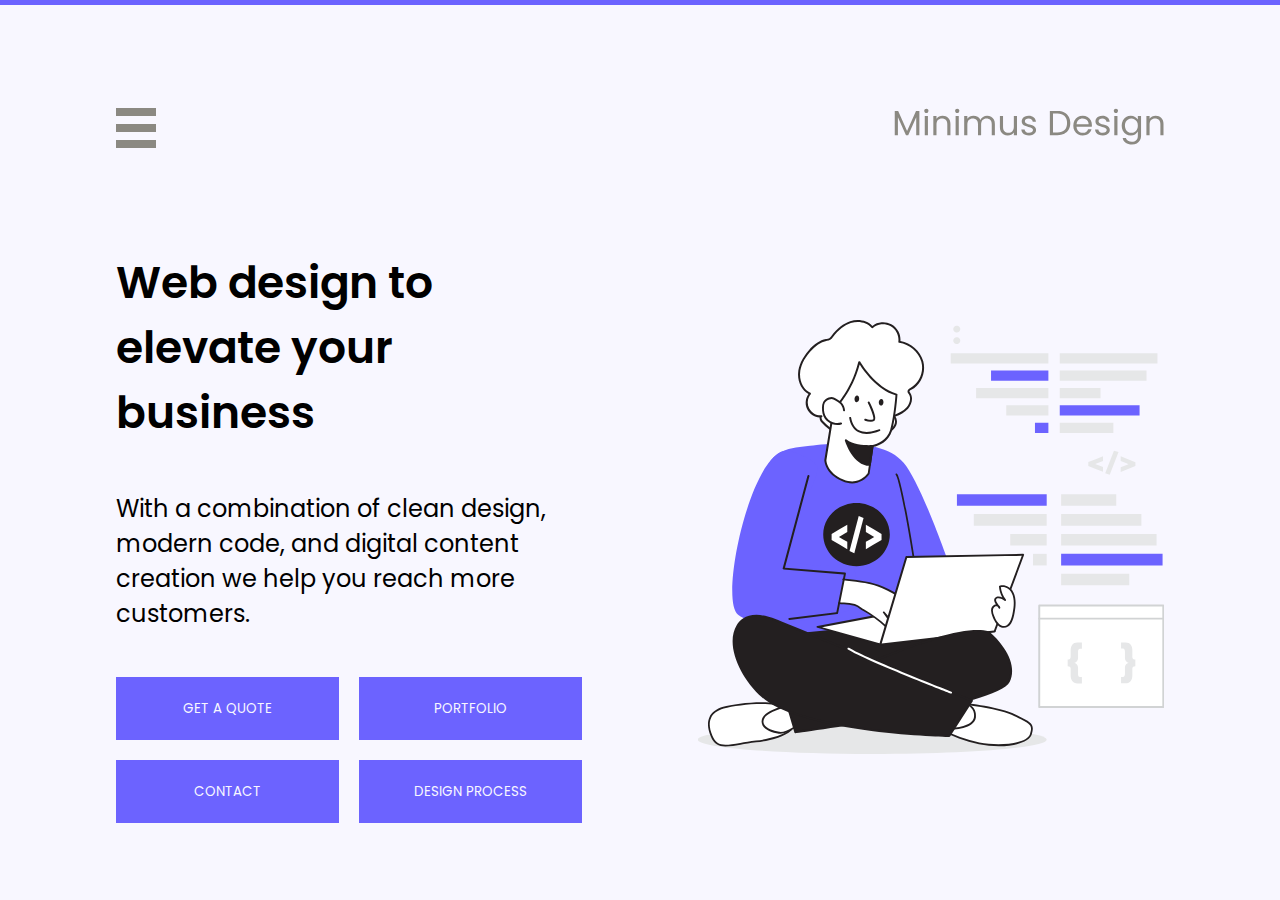
<file: index.html>
<!DOCTYPE html>
<html lang="en">
<head>
    <meta charset="UTF-8">
    <meta name="viewport" content="width=device-width, initial-scale=1.0">
    <title>Minimus Design</title>
    <script src="scripts.js"></script>
    <link rel="stylesheet" href="Styles/Universal.css">
    <link rel="stylesheet" href="Styles/Desktop.css" id="swap-style">
        <link rel="apple-touch-icon" sizes="180x180" href="Images/Favicon/apple-touch-icon.png">
        <link rel="icon" type="image/png" sizes="32x32" href="Images/Favicon/favicon-32x32.png">
        <link rel="icon" type="image/png" sizes="16x16" href="Images/Favicon/favicon-16x16.png">
        <link rel="manifest" href="Images/Favicon/site.webmanifest">
</head>
<body class="top-border" onload="swapStyle()">
    <header>
        <nav onclick="showMenu()" class="pointer"></nav>
        <div class="logo pointer" onclick="window.location.href='index.html'"></div> 
    </header>
    <div id="menu-dropdown">
        <div id="close" class="contain no-repeat" onclick="showMenu()"></div>
        <li><a href="index.html" class="accent-link">Home</a></li>
        <li><a href="quote.html" class="accent-link">Get a Quote</a></li>
        <li><a href="portfolio.html" class="accent-link">Portfolio</a></li>
        <li><a href="contact.html" class="accent-link">Contact</a></li>
        <li><a href="design.html" class="accent-link">Design Process</a></li>
    </div>
    <main class="two-col">
        <div class="title left">
            <h1>Web design to elevate your business</h1>
        </div>
        <div id="home-image" class="image-container right contain no-repeat"></div>
        <div class="el-1">
            <h2>With a combination of clean design, modern code, and digital content creation we
               help you reach more customers.
            </h2>
        </div>
        <div class="el-2 button-container left">
            <button onclick="window.location.href='quote.html'" class="unselectable pointer">GET A QUOTE</button>
            <button onclick="window.location.href='portfolio.html'" class="unselectable pointer">PORTFOLIO</button>
            <button onclick="window.location.href='contact.html'" class="unselectable pointer">CONTACT</button>
            <button onclick="window.location.href='design.html'" class="unselectable pointer">DESIGN PROCESS</button>
        </div>
    </main>
</body>
</html>
</file>
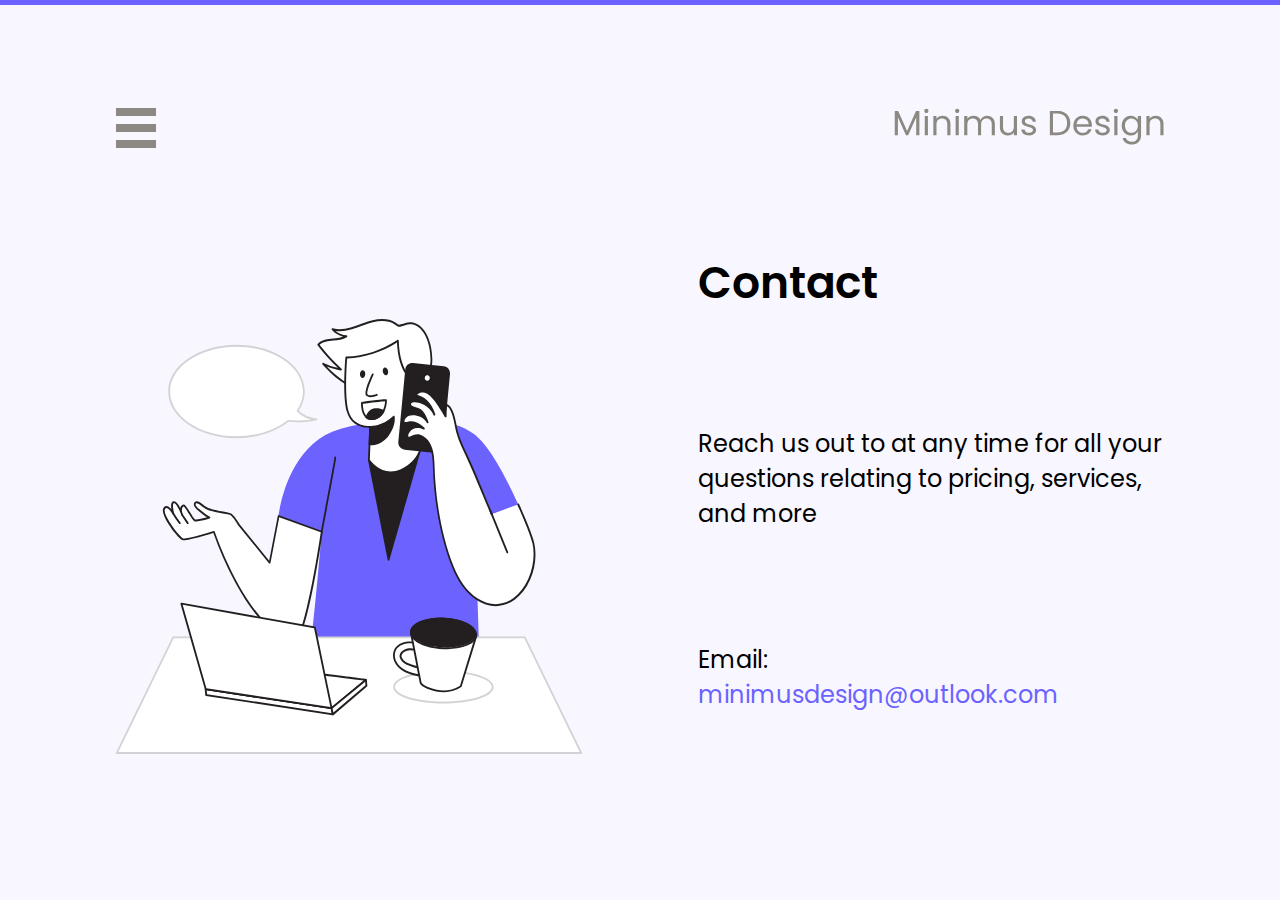
<file: contact.html>
<!DOCTYPE html>
<html lang="en">
<head>
    <meta charset="UTF-8">
    <meta name="viewport" content="width=device-width, initial-scale=1.0">
    <title>Minimus Design</title>
    <script src="scripts.js"></script>
    <link rel="stylesheet" href="Styles/Universal.css">
    <link rel="stylesheet" href="Styles/Desktop.css" id="swap-style">
        <link rel="apple-touch-icon" sizes="180x180" href="Images/Favicon/apple-touch-icon.png">
        <link rel="icon" type="image/png" sizes="32x32" href="Images/Favicon/favicon-32x32.png">
        <link rel="icon" type="image/png" sizes="16x16" href="Images/Favicon/favicon-16x16.png">
        <link rel="manifest" href="Images/Favicon/site.webmanifest">
</head>
<body class="top-border" onload="swapStyle()">
    <header>
        <nav onclick="showMenu()" class="pointer"></nav>
        <div class="logo pointer" onclick="window.location.href='index.html'"></div>
    </header>
    <div id="menu-dropdown">
        <div id="close" class="contain no-repeat" onclick="showMenu()"></div>
        <li><a href="index.html" class="accent-link">Home</a></li>
        <li><a href="quote.html" class="accent-link">Get a Quote</a></li>
        <li><a href="portfolio.html" class="accent-link">Portfolio</a></li>
        <li><a href="contact.html" class="accent-link">Contact</a></li>
        <li><a href="design.html" class="accent-link">Design Process</a></li>
    </div>
    <main class="two-col">
        <div class="title">
            <h1>Contact</h1>
        </div>
        <div id="contact-image" class="image-container contain no-repeat"></div>
        <div class="el-1">
            <h2>Reach us out to at any time for all your questions relating to pricing,
               services, and more
            </h2>
        </div>
        <div class="el-2">
            <h2>Email:</h2>
            <h2><a href="mailto:minimusdesign@outlook.com" class="accent-link">minimusdesign@outlook.com</a></h2
        </div>
    </main>
</body>
</html>
</file>
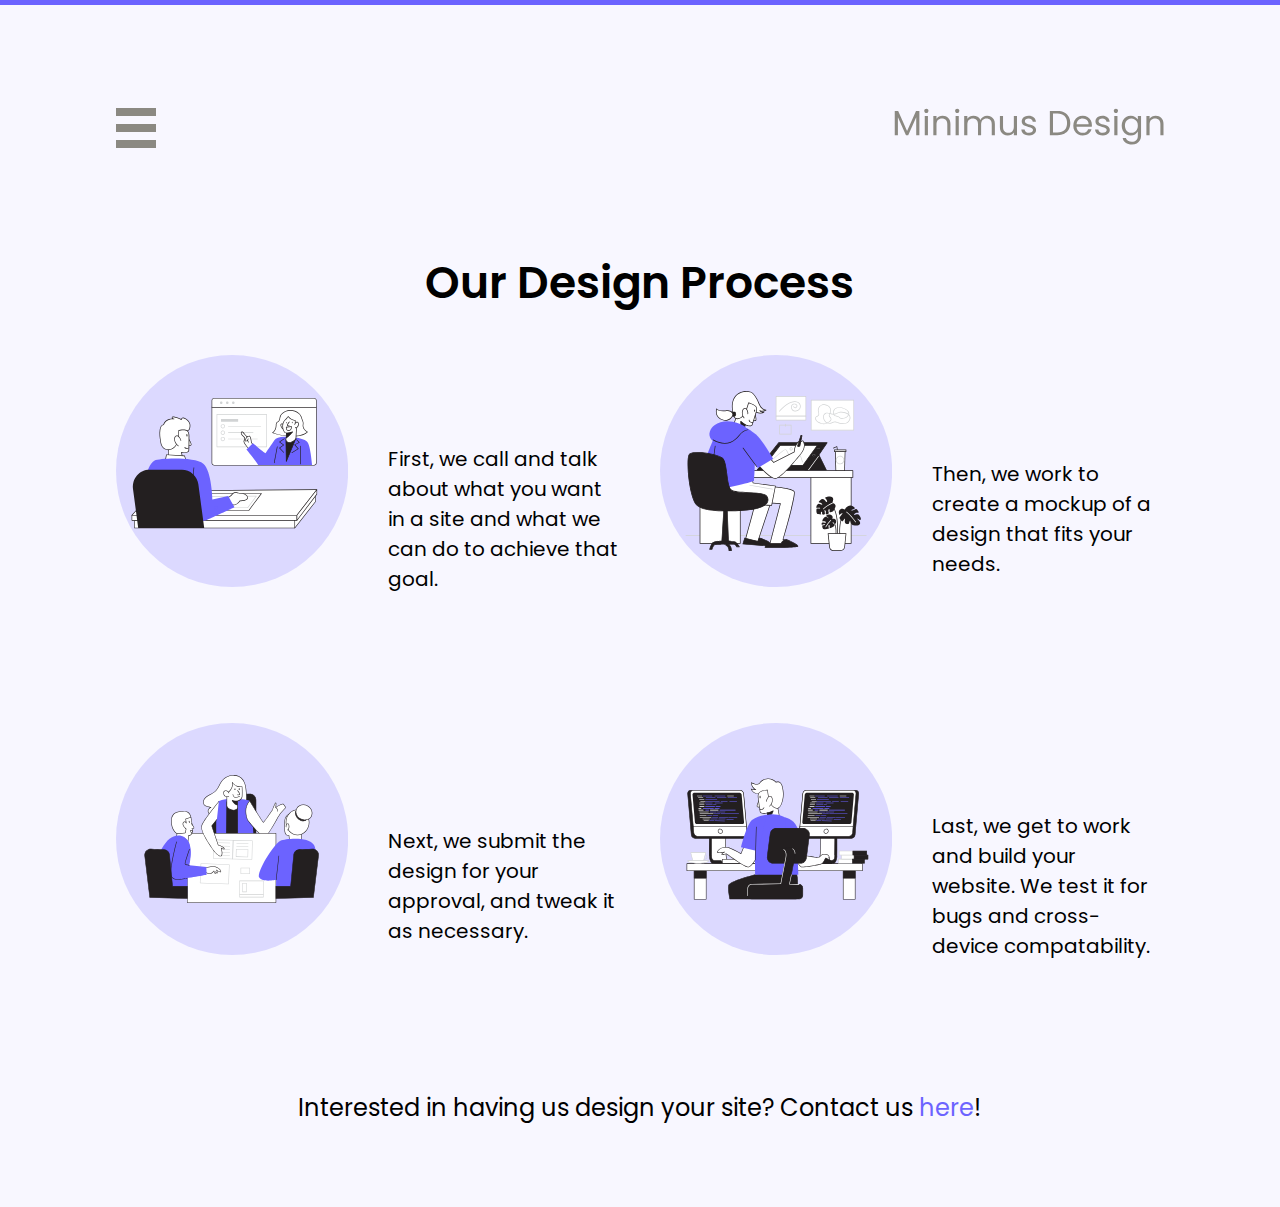
<file: design.html>
<!DOCTYPE html>
<html lang="en">
<head>
    <meta charset="UTF-8">
    <meta name="viewport" content="width=device-width, initial-scale=1.0">
    <title>Minimus Design</title>
    <script src="scripts.js"></script>
    <link rel="stylesheet" href="Styles/Universal.css">
    <link rel="stylesheet" href="Styles/Desktop.css" id="swap-style">
        <link rel="apple-touch-icon" sizes="180x180" href="Images/Favicon/apple-touch-icon.png">
        <link rel="icon" type="image/png" sizes="32x32" href="Images/Favicon/favicon-32x32.png">
        <link rel="icon" type="image/png" sizes="16x16" href="Images/Favicon/favicon-16x16.png">
        <link rel="manifest" href="Images/Favicon/site.webmanifest">
</head>
<body class="top-border" onload="swapStyle()">
    <header>
        <nav onclick="showMenu()" class="pointer"></nav>
        <div class="logo pointer" onclick="window.location.href='index.html'"></div>
    </header>
    <div id="menu-dropdown">
        <div id="close" class="contain no-repeat" onclick="showMenu()"></div>
        <li><a href="index.html" class="accent-link">Home</a></li>
        <li><a href="quote.html" class="accent-link">Get a Quote</a></li>
        <li><a href="portfolio.html" class="accent-link">Portfolio</a></li>
        <li><a href="contact.html" class="accent-link">Contact</a></li>
        <li><a href="design.html" class="accent-link">Design Process</a></li>
    </div>
    <main class="design-grid">
        <div class="center-text">
            <h1>Our Design Process</h1>
        </div>
        <div id="design-image-1" class="design-image-container contain no-repeat"></div>
        <div class="subtitle">
            <p>First, we call and talk about what you want in a site and what
               we can do to achieve that goal.</p>
        </div>
        <div id="design-image-2" class="design-image-container contain no-repeat"></div>
        <div class="subtitle">
            <p>Then, we work to create a mockup of a design that fits your
               needs.</p>
        </div>
        <div id="design-image-3" class="design-image-container contain no-repeat"></div>
        <div class="subtitle">
            <p>Next, we submit the design for your approval, and tweak it as
               necessary.</p>
        </div>
        <div id="design-image-4" class="design-image-container contain no-repeat"></div>
        <div class="subgtitle">
            <p>Last, we get to work and build your website. We test it for bugs
               and cross-device compatability.</p>
        </div>
        <div class="center-text"><h2>Interested in having us design your site? Contact us <a href="/contact.html" class="accent-link">here</a>!</h2>
        </div>
    </main>
</body>
</html>
</file>
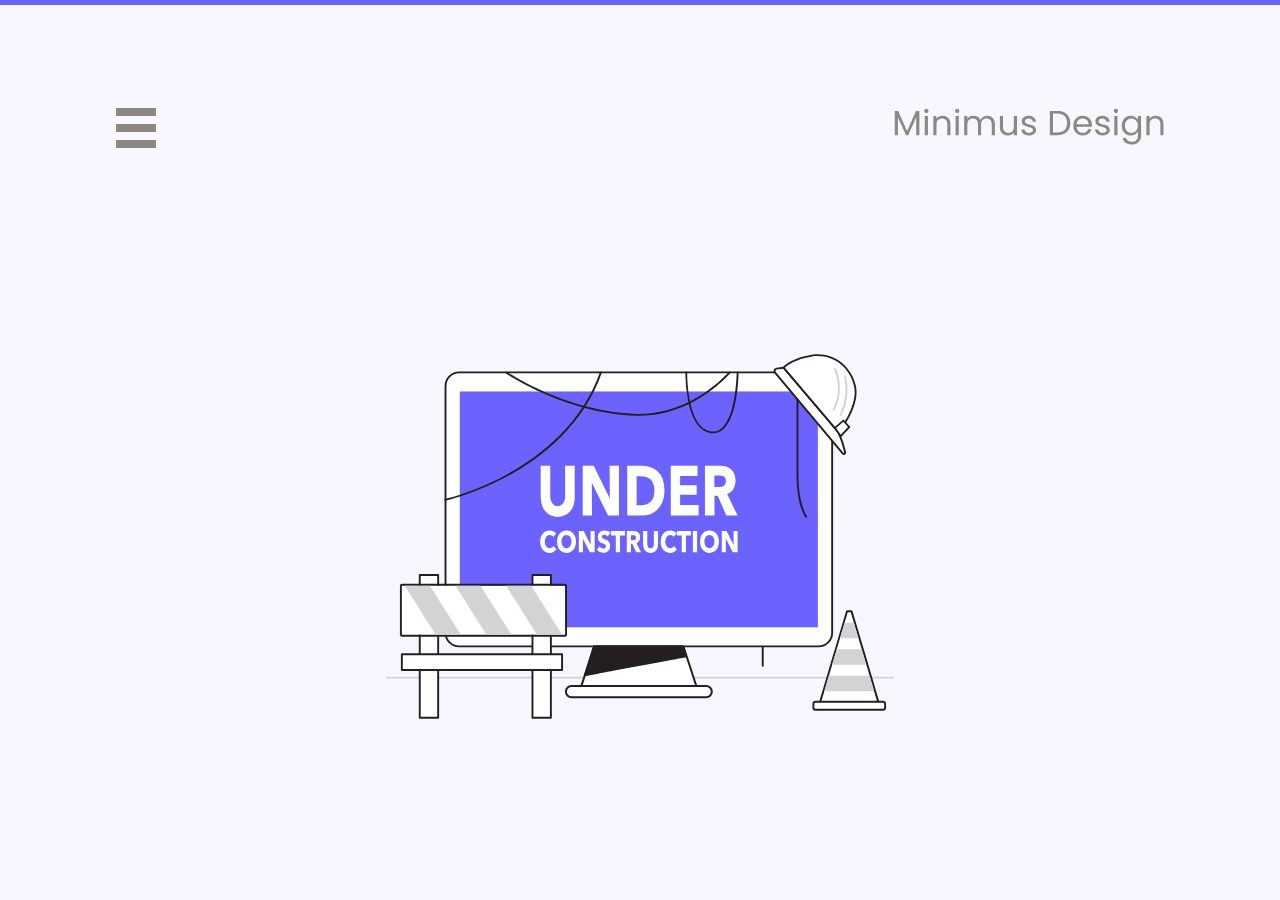
<file: portfolio.html>
<!DOCTYPE html>
<html lang="en">
<head>
    <meta charset="UTF-8">
    <meta name="viewport" content="width=device-width, initial-scale=1.0">
    <title>Minimus Design</title>
    <script src="scripts.js"></script>
    <link rel="stylesheet" href="Styles/Universal.css">
    <link rel="stylesheet" href="Styles/Desktop.css" id="swap-style">
        <link rel="apple-touch-icon" sizes="180x180" href="Images/Favicon/apple-touch-icon.png">
        <link rel="icon" type="image/png" sizes="32x32" href="Images/Favicon/favicon-32x32.png">
        <link rel="icon" type="image/png" sizes="16x16" href="Images/Favicon/favicon-16x16.png">
        <link rel="manifest" href="Images/Favicon/site.webmanifest">
</head>
<body class="top-border" onload="swapStyle()">
    <header>
        <nav onclick="showMenu()" class="pointer"></nav>
        <div class="logo pointer" onclick="window.location.href='index.html'"></div>
    </header>
    <div id="menu-dropdown">
        <div id="close" class="contain no-repeat" onclick="showMenu()"></div>
        <li><a href="index.html" class="accent-link">Home</a></li>
        <li><a href="quote.html" class="accent-link">Get a Quote</a></li>
        <li><a href="portfolio.html" class="accent-link">Portfolio</a></li>
        <li><a href="contact.html" class="accent-link">Contact</a></li>
        <li><a href="design.html" class="accent-link">Design Process</a></li>
    </div>
    <main class="one-col">
        <!-- <div class="center-text">
            <h1>Our Portfolio</h1>
            <h2>A Sample of Our Work</h2>
        </div> -->
        <div id="under-construction" class="image-container contain no-repeat"></div>
        <!-- <img src="/Images/test11.png">
        <img src="/Images/test169.png">
        <img src="/Images/test11.png">
        <img src="/Images/test916.png">
        <img src="/Images/test11.png">
        <img src="/Images/test169.png"> -->
    </main>
</body>
</html>
</file>
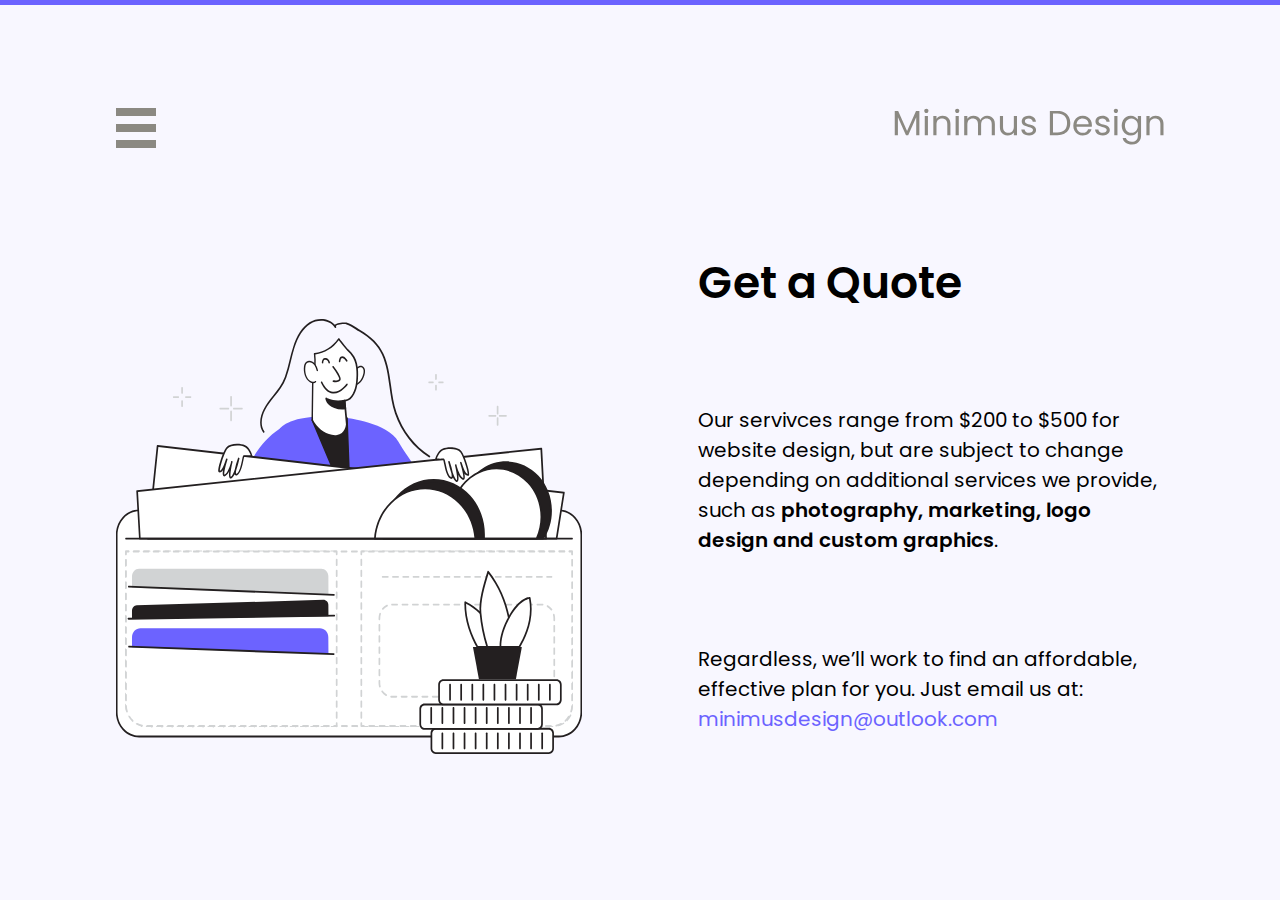
<file: quote.html>
<!DOCTYPE html>
<html lang="en">
<head>
    <meta charset="UTF-8">
    <meta name="viewport" content="width=device-width, initial-scale=1.0">
    <title>Minimus Design</title>
    <script src="scripts.js"></script>
    <link rel="stylesheet" href="Styles/Universal.css">
    <link rel="stylesheet" href="Styles/Desktop.css" id="swap-style">
        <link rel="apple-touch-icon" sizes="180x180" href="Images/Favicon/apple-touch-icon.png">
        <link rel="icon" type="image/png" sizes="32x32" href="Images/Favicon/favicon-32x32.png">
        <link rel="icon" type="image/png" sizes="16x16" href="Images/Favicon/favicon-16x16.png">
        <link rel="manifest" href="Images/Favicon/site.webmanifest">
</head>
<body class="top-border" onload="swapStyle()">
    <header>
        <nav onclick="showMenu()" class="pointer"></nav>
        <div class="logo pointer" onclick="window.location.href='index.html'"></div>
    </header>
    <div id="menu-dropdown">
        <div id="close" class="contain no-repeat" onclick="showMenu()"></div>
        <li><a href="index.html" class="accent-link">Home</a></li>
        <li><a href="quote.html" class="accent-link">Get a Quote</a></li>
        <li><a href="portfolio.html" class="accent-link">Portfolio</a></li>
        <li><a href="contact.html" class="accent-link">Contact</a></li>
        <li><a href="design.html" class="accent-link">Design Process</a></li>
    </div>
    <main class="two-col">
        <div class="title">
            <h1>Get a Quote</h1>
        </div>
        <div id="quote-image" class="image-container contain no-repeat"></div>
        <div class="el-1">
            <p>Our servivces range from $200 to $500 for website design, but are subject to change
                depending on additional services we provide, such as <span class="bold">photography, marketing, logo
                design and custom graphics</span>.
            </p>
        </div>
        <div class="el-2">
            <p>Regardless, we’ll work to find an affordable, effective plan for you. Just email us
                at: <a href="mailto:minimusdesign@outlook.com" class="accent-link">minimusdesign@outlook.com</a>
            </p>
        </div>
    </main>
</body>
</html>
</file>
<file: Styles/Universal.css>
@import url('https://fonts.googleapis.com/css2?family=Poppins:wght@400;600&display=swap');

/* VARIABLES AND PSEUDO*/
:root {
    --background: #F8F7FF;
    --primary: #272838;
    --secondary: #8B8982;
    --accent: #6C63FF;
    --accent-active: #8B85FF;
}

::selection {
    background-color: var(--primary);
    color: var(--background);
}

/* DIRECT ELEMENTS */
* {
    box-sizing: border-box;
}

h1,h2, p, a, ul, li {
    padding: 0;
    margin: 0;
    font-family: "Poppins", sans-serif;
}

h1 {
    font-weight: 600;
}

h2 {
    font-weight: 400;
}

p, a, li {
    font-weight: 400;
}

body {
    padding: 0;
    margin: 0;

    background-color: var(--background);
}

/* UTILITY CLASSES */
.accent-link {
    text-decoration: none;
    color: var(--accent);
}

.bold {
    font-weight: 600;
}

.contain {
    background-size: contain;
}

.pointer {
    cursor: pointer
}

.no-repeat {
    background-repeat: no-repeat;
}

/* SHARED COMPONENTS */
.button-container {
    min-height: 100px;

    display: grid;
    gap: 20px;
    grid-template-columns: 1fr 1fr;
    grid-template-rows: 1fr 1fr;
}

button {
    background-color: var(--accent);
    border: 0;

    font-family: "Poppins", sans-serif;
    color: var(--background);
}

button:hover {
    background-color: var(--accent-active);
}

/* PAGE-SPECIFIC IDs*/
#home-image {
    background-image: url("/Images/WebDeveloper.svg");
}

#quote-image {
    background-image: url("/Images/Wallet.svg");
}

#portfolio-image-1 {
    background-image: url("/Images/test11.png");
}

#portfolio-image-2 {
    background-image: url("/Images/test169.png");
}

#portfolio-image-3 {
    background-image: url("/Images/test916.png");
}

#contact-image {
    background-image: url("/Images/Call.svg");
}

#design-image-1 {
    background-image: url("/Images/Step1.svg");
}

#design-image-2 {
    background-image: url("/Images/Step2.svg");
}

#design-image-3 {
    background-image: url("/Images/Step3.svg");
}

#design-image-4 {
    background-image: url("/Images/Step4.svg");
}

#under-construction {
    background-image: url("/Images/UnderConstruction.svg");
}
</file>
<file: Styles/Desktop.css>
/* VARIABLES AND PSEUDO*/
:root {
    --vt: calc(100vw / 11);
    --hz: calc(100vh / 11);
}

/* UTLITY CLASSES */
.unselectable {
    -webkit-user-select: none;
}

.undraggable {
    -webkit-user-drag: none;
}

/* STYLE CLASSES */
.top-border {
    padding: 0;
    margin: 0;

    background-color: var(--background);
    border-style: solid none none none;
    border-width: 5px;
    border-color: var(--accent);
}

/* TYPOGRAPHY */
h1 {
    font-size: 2.75rem;
}

h2 {
    font-size: 1.5rem;
}

p {
    font-size: 1.25rem;
}

/* ELEMENTS */
header {
    width: 100%;
    min-height: 80px;
    height: var(--hz);
    padding: 0 var(--vt);
    margin: var(--hz) 0;

    display: inline-flex;
    justify-content: space-between;
}

nav {
    order: 1;

    width: 40px;
    height: 40px;

    align-self: center;

    background-image: url("/Images/MenuGray.svg");
}

nav:hover {
    filter: brightness(40%);
}

.logo {
    order: 2;
    
    width: 270px;
    height: 80px;

    background-image: url("/Images/LogoGray.svg");
    background-size: contain;
    background-position: center center;
    background-repeat: no-repeat;
}

#menu-dropdown {
    visibility: hidden;

    padding: 20px;
    list-style: none;
    z-index: 999;
    position: absolute;

    top: calc(var(--hz) * 2);
    left: var(--vt);

    background-color: var(--accent);
    box-shadow: 0px 8px 16px 0px rgba(0,0,0,0.2);
}

#menu-dropdown a {
    color: var(--background);
    font-size: 1.5rem;
}

#menu-dropdown a:hover {
    background-color: var(--accent-active);
}

.one-col {
    width: calc( var(--vt) * 9);
    min-height: calc( var(--hz) * 7);
    margin: 0 var(--vt);

    display: grid;
    gap: 20px;
    grid-template-columns: 100%;
    grid-template-rows: auto;
    grid-auto-rows: auto;

    justify-self: center;
}

.one-col > img {
    width: 100%;
    height: auto;
}

.two-col > img {
    width: 100%;
    max-width: 450px;
}

.two-col {
    width: calc( var(--vt) * 9);
    min-height: calc( var(--hz) * 7);
    margin: 0 var(--vt);

    display: grid;
    gap: 0 var(--vt);
    grid-template-columns: 1fr 1fr;
}

.two-col > img {
    width: 100%;
    max-width: 450px;
}

.design-grid {
    width: calc( var(--vt) * 9);
    min-height: calc( var(--hz) * 6);
    margin: 0 var(--vt) var(--hz);
    
    display: grid;
    gap: 40px;
    grid-template-columns: 1fr 1fr 1fr 1fr;

    align-items: center;
}

.left {
    grid-column: 1 / 2;
}

.right {
    grid-column: 2 / 3;
}

.center {
    grid-column: 1 / -1;
    text-align: center;
}

.center-text {
    width: 100%;
    height: auto;
    grid-column: 1 / -1;

    text-align: center;
}

.image-container {
    grid-row: 1 / 4;
    background-position: center;
}

.design-image-container {
    width: auto;
    min-height: calc(var(--hz) * 4);
}

.el-1 {
    order: 2;
}

.el-2 {
    order: 3;
}

.el-3 {
    order: 4;
}
</file>
